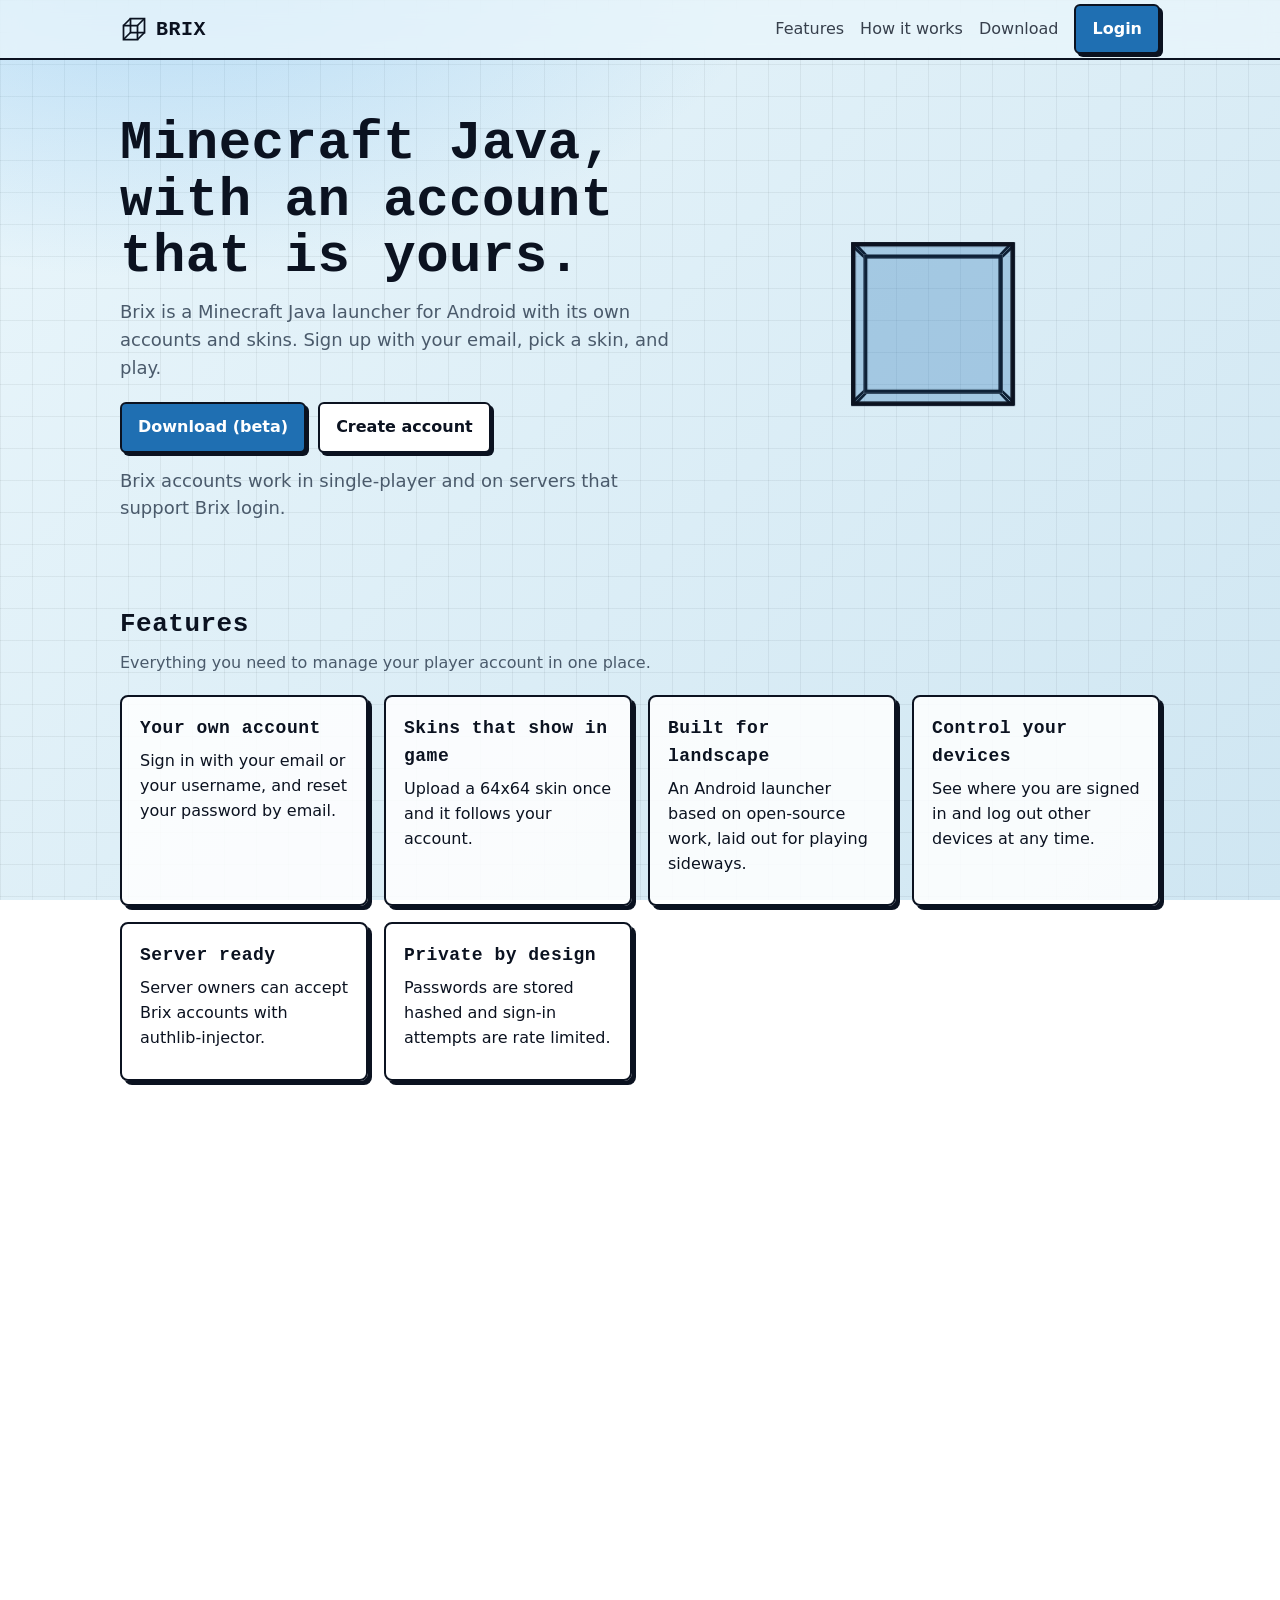
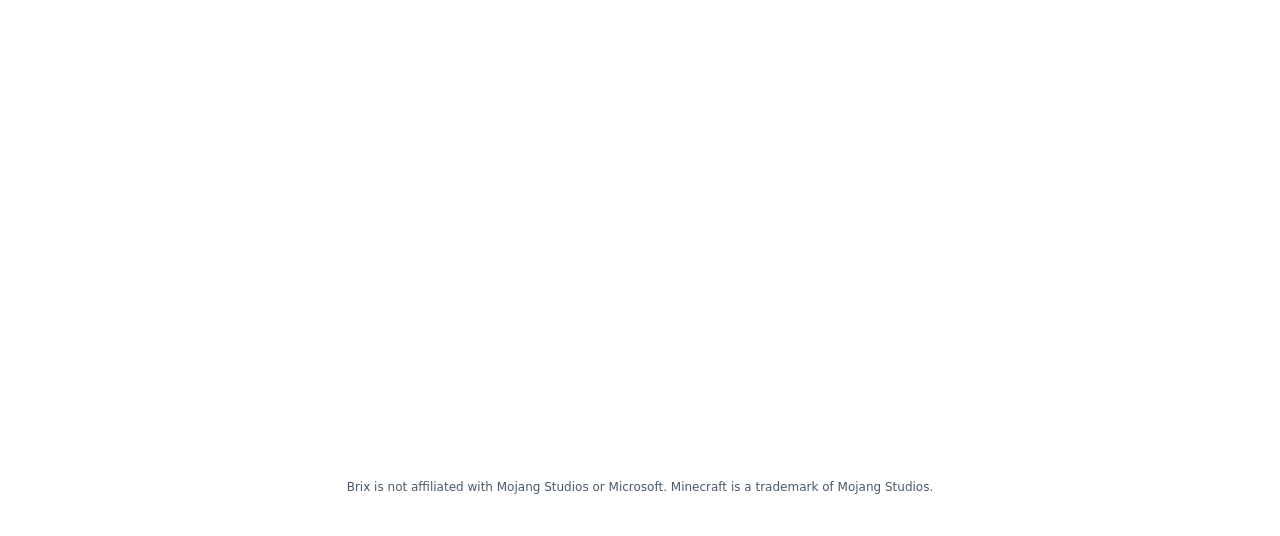
<file: index.html>
<!doctype html>
<html lang="en">
<head>
  <meta charset="utf-8">
  <meta name="viewport" content="width=device-width, initial-scale=1">
  <meta http-equiv="Content-Security-Policy" content="default-src 'none'; script-src 'self'; style-src 'self'; img-src 'self'; base-uri 'none'; form-action 'none'">
  <meta name="color-scheme" content="light dark">
  <meta name="description" content="Brix is a Minecraft Java launcher for Android with its own accounts and skins.">
  <title>Brix Launcher</title>
  <link rel="icon" href="logo.svg">
  <link rel="stylesheet" href="style.css">
</head>
<body>
  <header class="nav">
    <div class="wrap">
      <a class="brand" href="index.html"><img src="logo.svg" alt=""><span>BRIX</span></a>
      <nav class="nav-links">
        <a class="hide-s" href="#features">Features</a>
        <a class="hide-s" href="#how">How it works</a>
        <a class="hide-s" href="#download">Download</a>
        <a class="btn auto" href="login.html">Login</a>
      </nav>
    </div>
  </header>

  <main>
    <section class="wrap hero">
      <div>
        <h1>Minecraft Java, with an account that is yours.</h1>
        <p>Brix is a Minecraft Java launcher for Android with its own accounts and skins. Sign up with your email, pick a skin, and play.</p>
        <div class="actions">
          <a class="btn" href="#download">Download (beta)</a>
          <a class="btn secondary" href="login.html">Create account</a>
        </div>
        <p class="note">Brix accounts work in single-player and on servers that support Brix login.</p>
      </div>
      <div class="cube-wrap" aria-hidden="true">
        <div class="cube">
          <div class="f-front"></div><div class="f-back"></div>
          <div class="f-right"></div><div class="f-left"></div>
          <div class="f-top"></div><div class="f-bottom"></div>
        </div>
      </div>
    </section>

    <section id="features" class="wrap section reveal">
      <h2>Features</h2>
      <p class="lead">Everything you need to manage your player account in one place.</p>
      <div class="grid">
        <div class="panel"><h3>Your own account</h3><p>Sign in with your email or your username, and reset your password by email.</p></div>
        <div class="panel"><h3>Skins that show in game</h3><p>Upload a 64x64 skin once and it follows your account.</p></div>
        <div class="panel"><h3>Built for landscape</h3><p>An Android launcher based on open-source work, laid out for playing sideways.</p></div>
        <div class="panel"><h3>Control your devices</h3><p>See where you are signed in and log out other devices at any time.</p></div>
        <div class="panel"><h3>Server ready</h3><p>Server owners can accept Brix accounts with authlib-injector.</p></div>
        <div class="panel"><h3>Private by design</h3><p>Passwords are stored hashed and sign-in attempts are rate limited.</p></div>
      </div>
    </section>

    <section id="how" class="wrap section reveal">
      <h2>How it works</h2>
      <p class="lead">Three steps from install to playing.</p>
      <div class="grid steps">
        <div class="panel step"><h3>Install</h3><p>Download the Brix launcher for Android.</p></div>
        <div class="panel step"><h3>Create your account</h3><p>Register with your email and verify it from the message we send.</p></div>
        <div class="panel step"><h3>Log in and play</h3><p>Open Brix Account inside the launcher, log in, and start a game.</p></div>
      </div>
    </section>

    <section id="download" class="wrap section reveal">
      <h2>Download</h2>
      <div class="panel">
        <h3>Brix Launcher for Android (beta)</h3>
        <p>Requires Android 5.0 or newer. Beta builds can be unstable, so please report problems on GitHub.</p>
        <div class="actions">
          <a class="btn" href="https://github.com/BrixMC/brix-launcher/releases">Get it on GitHub</a>
        </div>
      </div>
    </section>

    <section id="faq" class="wrap section reveal">
      <h2>FAQ</h2>
      <details>
        <summary>Can I join official Minecraft servers with a Brix account?</summary>
        <p>No. Official servers verify accounts with Mojang and Microsoft. Brix accounts work in single-player and on servers that are set up to accept Brix login.</p>
      </details>
      <details>
        <summary>Is Brix an official launcher?</summary>
        <p>No. Brix is an unofficial launcher. Minecraft is a product of Mojang Studios and its terms apply.</p>
      </details>
      <details>
        <summary>Is my data safe?</summary>
        <p>Passwords are stored hashed, you can log out other devices from your account, and you can delete your account at any time.</p>
      </details>
    </section>
  </main>

  <footer class="wrap site-footer">Brix is not affiliated with Mojang Studios or Microsoft. Minecraft is a trademark of Mojang Studios.</footer>
  <script src="site.js" defer></script>
</body>
</html>
</file>
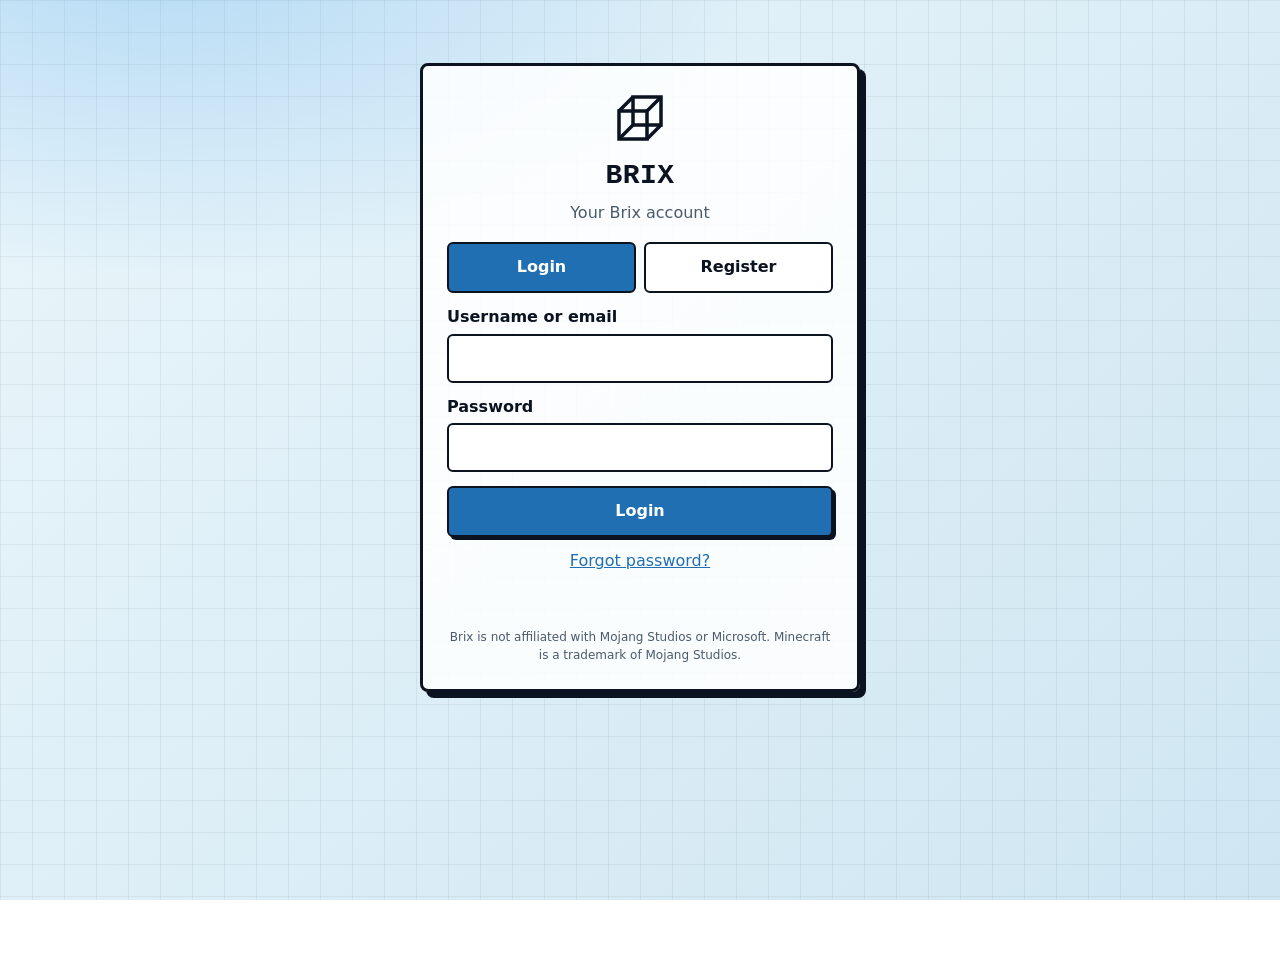
<file: account.html>
<!doctype html>
<html lang="en">
<head>
  <meta charset="utf-8">
  <meta name="viewport" content="width=device-width, initial-scale=1">
  <meta http-equiv="Content-Security-Policy" content="default-src 'none'; script-src 'self'; style-src 'self'; img-src 'self' https://brix-api.brix-account.workers.dev; connect-src https://brix-api.brix-account.workers.dev; base-uri 'none'; form-action 'none'">
  <meta name="color-scheme" content="light dark">
  <title>Brix - Account</title>
  <link rel="icon" href="logo.svg">
  <link rel="stylesheet" href="style.css">
</head>
<body data-page="account">
  <header class="nav">
    <div class="wrap">
      <a class="brand" href="index.html"><img src="logo.svg" alt=""><span>BRIX</span></a>
      <div class="nav-links">
        <span id="name" class="chip">...</span>
        <button id="logout-btn" type="button" class="secondary auto">Logout</button>
      </div>
    </div>
  </header>

  <div class="shell">
    <nav class="side" aria-label="Account sections">
      <a id="nav-overview" href="#overview" class="active">Overview</a>
      <a id="nav-skin" href="#skin">Skin</a>
      <a id="nav-email" href="#email">Email</a>
      <a id="nav-security" href="#security">Security</a>
      <a id="nav-devices" href="#devices">Devices</a>
    </nav>

    <main class="content">
      <section id="panel-overview">
        <div class="panel">
          <div class="who">
            <canvas id="face" width="64" height="64"></canvas>
            <div>
              <h2>Welcome, <span id="hello"></span></h2>
              <div id="uuid" class="mono"></div>
            </div>
          </div>
        </div>
        <div class="cols">
          <div class="panel"><h3>Email</h3><p id="ov-email">Loading...</p></div>
          <div class="panel"><h3>Devices</h3><p><strong id="ov-devices">-</strong> signed in</p><a href="#devices">Manage devices</a></div>
          <div class="panel"><h3>Playing</h3><p>Log in to the Brix launcher with this account. Brix accounts work in single-player and on servers that support Brix login.</p></div>
        </div>
      </section>

      <section id="panel-skin" hidden>
        <div class="cols">
          <div class="panel">
            <h3>Current skin</h3>
            <p id="skin-state">Loading...</p>
            <div class="center"><img id="skin-img" class="pixel" width="128" height="128" alt="Current skin" hidden></div>
          </div>
          <div class="panel">
            <h3>Upload a skin</h3>
            <label for="skin-file">PNG, 64x64 or 64x32, max 24 KB</label>
            <input id="skin-file" type="file" accept="image/png">
            <label for="skin-model">Arm style</label>
            <select id="skin-model">
              <option value="default">Classic</option>
              <option value="slim">Slim</option>
            </select>
            <button id="upload-btn" type="button">Upload skin</button>
            <button id="delete-btn" type="button" class="secondary">Remove skin</button>
            <p id="msg" class="msg"></p>
          </div>
        </div>
      </section>

      <section id="panel-email" hidden>
        <div class="panel">
          <h3>Email</h3>
          <p id="email-state">Loading...</p>
          <label for="email-code">Verification code (6 digits)</label>
          <input id="email-code" inputmode="numeric" pattern="[0-9]*" autocomplete="one-time-code" maxlength="6">
          <button id="code-btn" type="button">Verify email</button>

          <label for="email-new">New email</label>
          <input id="email-new" type="email" autocomplete="email" maxlength="254">
          <label for="email-pw">Password</label>
          <input id="email-pw" type="password" autocomplete="current-password" maxlength="128">
          <button id="email-btn" type="button">Save email and send verification</button>
          <button id="email-resend-btn" type="button" class="secondary" hidden>Resend verification email</button>
          <p id="email-msg" class="msg"></p>
        </div>
      </section>

      <section id="panel-security" hidden>
        <div class="cols">
          <div class="panel">
            <h3>Change password</h3>
            <label for="pw-current">Current password</label>
            <input id="pw-current" type="password" autocomplete="current-password" maxlength="128">
            <label for="pw-new">New password (min. 8 characters)</label>
            <input id="pw-new" type="password" autocomplete="new-password" minlength="8" maxlength="128">
            <button id="pw-btn" type="button">Change password</button>
            <p id="pw-msg" class="msg"></p>
          </div>
          <div class="panel">
            <h3>Delete account</h3>
            <p>This permanently removes your account, skin and sessions.</p>
            <label for="del-pw">Password</label>
            <input id="del-pw" type="password" autocomplete="current-password" maxlength="128">
            <button id="del-btn" type="button" class="danger">Delete my account</button>
            <p id="del-msg" class="msg"></p>
          </div>
        </div>
      </section>

      <section id="panel-devices" hidden>
        <div class="panel">
          <h3>Devices</h3>
          <ul id="session-list" class="sessions"></ul>
          <button id="revoke-others-btn" type="button" class="secondary">Log out other devices</button>
          <p id="sess-msg" class="msg"></p>
        </div>
      </section>
    </main>
  </div>
  <script src="app.js" defer></script>
</body>
</html>
</file>
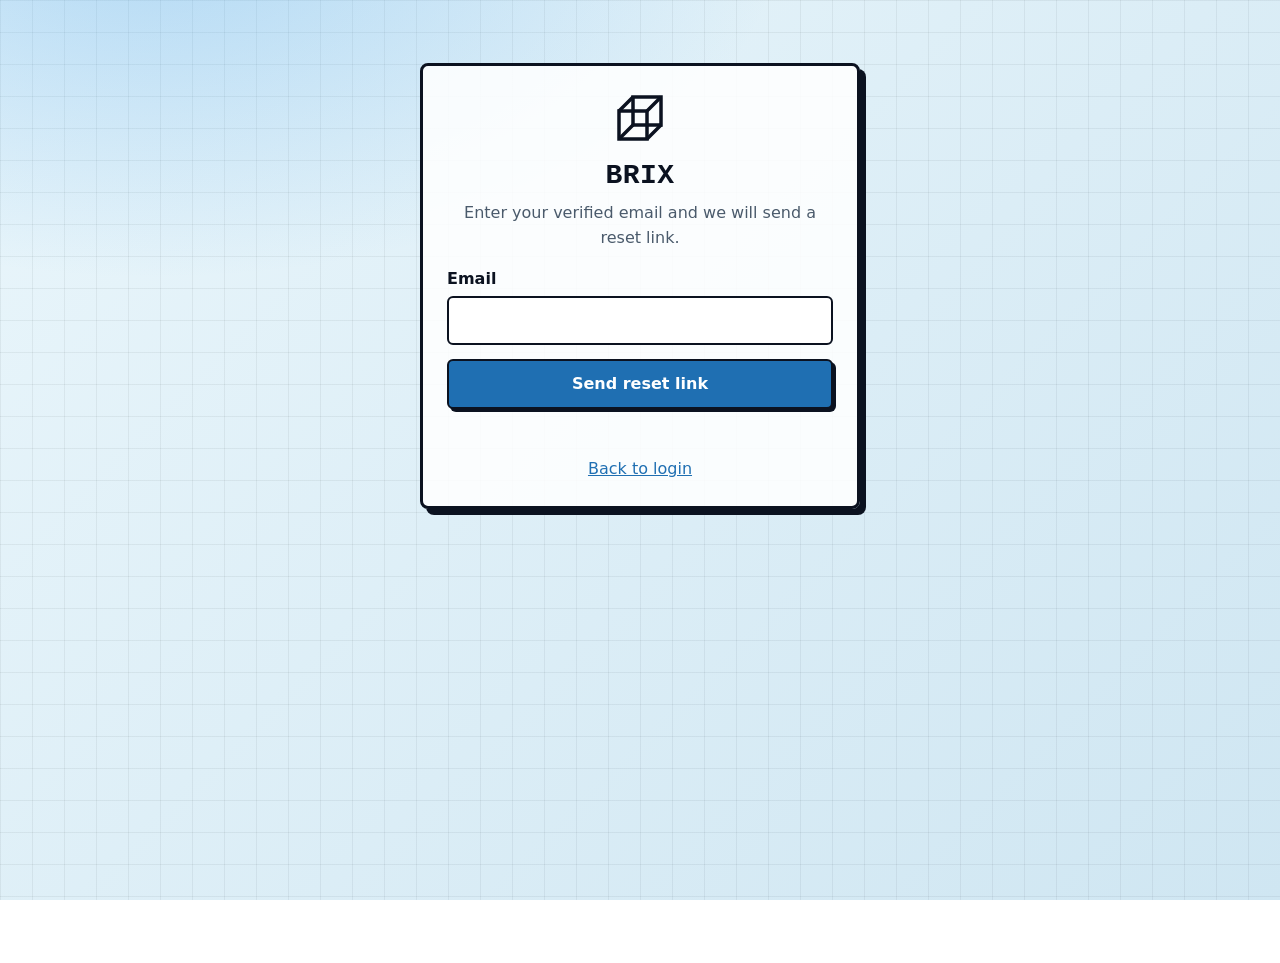
<file: forgot.html>
<!doctype html>
<html lang="en">
<head>
  <meta charset="utf-8">
  <meta name="viewport" content="width=device-width, initial-scale=1">
  <meta http-equiv="Content-Security-Policy" content="default-src 'none'; script-src 'self'; style-src 'self'; img-src 'self'; connect-src https://brix-api.brix-account.workers.dev; base-uri 'none'; form-action 'none'">
  <title>Brix - Forgot password</title>
  <link rel="icon" href="logo.svg">
  <link rel="stylesheet" href="style.css">
</head>
<body data-page="forgot">
  <main class="card">
    <img class="logo" src="logo.svg" alt="">
    <h1>BRIX</h1>
    <p class="sub">Enter your verified email and we will send a reset link.</p>
    <form id="forgot-form" method="post">
      <label for="email">Email</label>
      <input id="email" type="email" autocomplete="email" maxlength="254" required>
      <button id="submit" type="submit">Send reset link</button>
    </form>
    <p id="msg" class="msg"></p>
    <a class="link" href="login.html">Back to login</a>
  </main>
  <script src="app.js" defer></script>
</body>
</html>
</file>
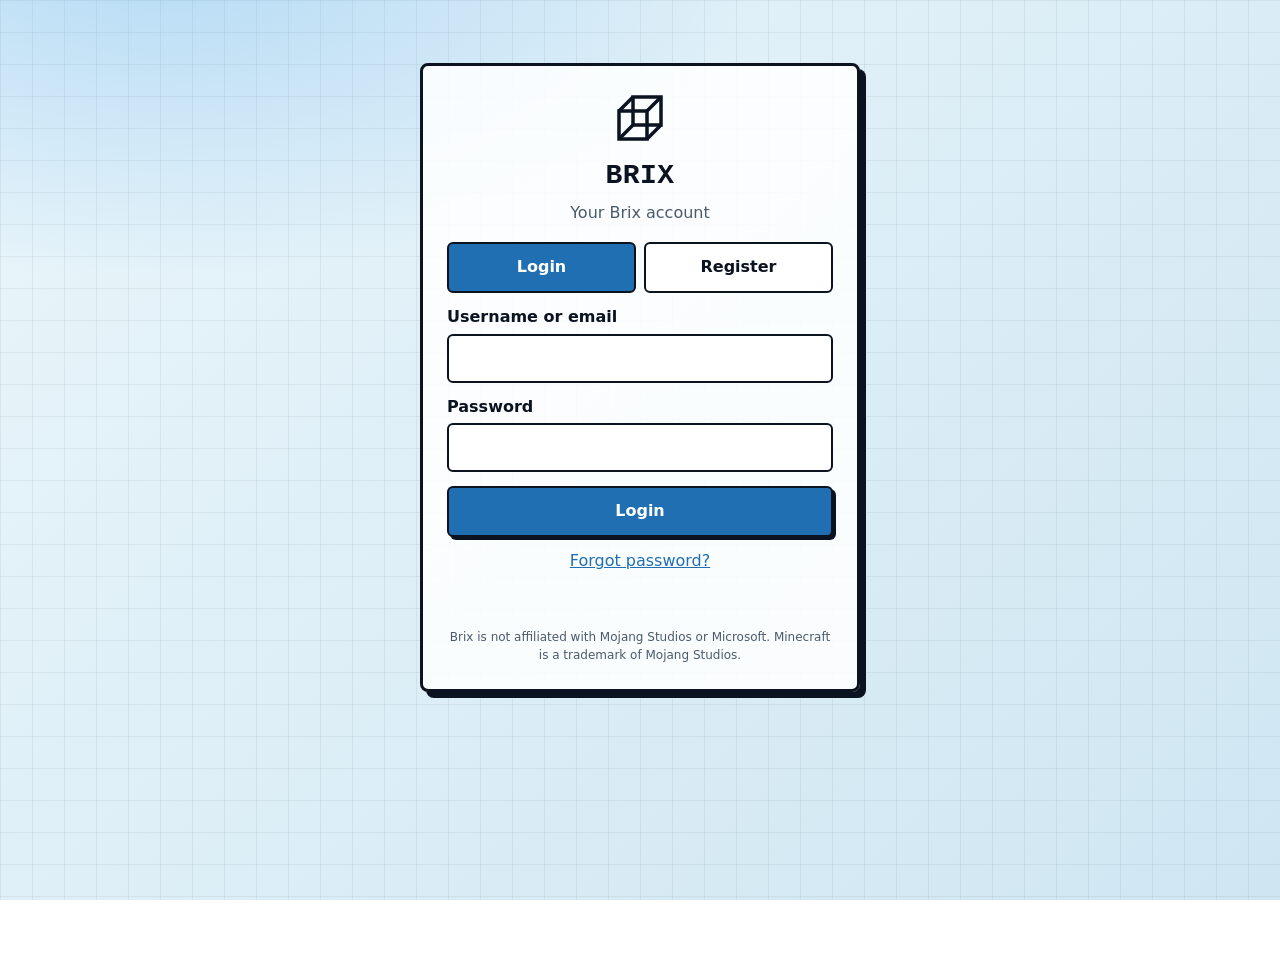
<file: login.html>
<!doctype html>
<html lang="en">
<head>
  <meta charset="utf-8">
  <meta name="viewport" content="width=device-width, initial-scale=1">
  <meta http-equiv="Content-Security-Policy" content="default-src 'none'; script-src 'self'; style-src 'self'; img-src 'self'; connect-src https://brix-api.brix-account.workers.dev; base-uri 'none'; form-action 'none'">
  <title>Brix - Login</title>
  <link rel="icon" href="logo.svg">
  <link rel="stylesheet" href="style.css">
</head>
<body data-page="login">
  <main class="card">
    <img class="logo" src="logo.svg" alt="">
    <h1>BRIX</h1>
    <p class="sub">Your Brix account</p>

    <div id="auth-box">
      <div class="tabs">
        <button type="button" id="tab-login" class="active">Login</button>
        <button type="button" id="tab-register">Register</button>
      </div>
      <form id="auth-form" method="post">
        <label for="username" id="username-label">Username or email</label>
        <input id="username" autocomplete="username" required>
        <div id="email-row" hidden>
          <label for="email">Email</label>
          <input id="email" type="email" autocomplete="email" maxlength="254">
        </div>
        <label for="password">Password</label>
        <input id="password" type="password" autocomplete="current-password" minlength="8" maxlength="128" required>
        <button id="submit" type="submit">Login</button>
        <a id="forgot-link" class="link" href="forgot.html">Forgot password?</a>
      </form>
      <p id="msg" class="msg"></p>
    </div>

    <div id="resume" hidden>
      <p class="center">Signed in as <strong id="resume-name"></strong></p>
      <button id="resume-btn" type="button">Continue</button>
      <button id="switch-btn" type="button" class="secondary">Use another account</button>
    </div>

    <footer>Brix is not affiliated with Mojang Studios or Microsoft. Minecraft is a trademark of Mojang Studios.</footer>
  </main>
  <script src="app.js" defer></script>
</body>
</html>
</file>
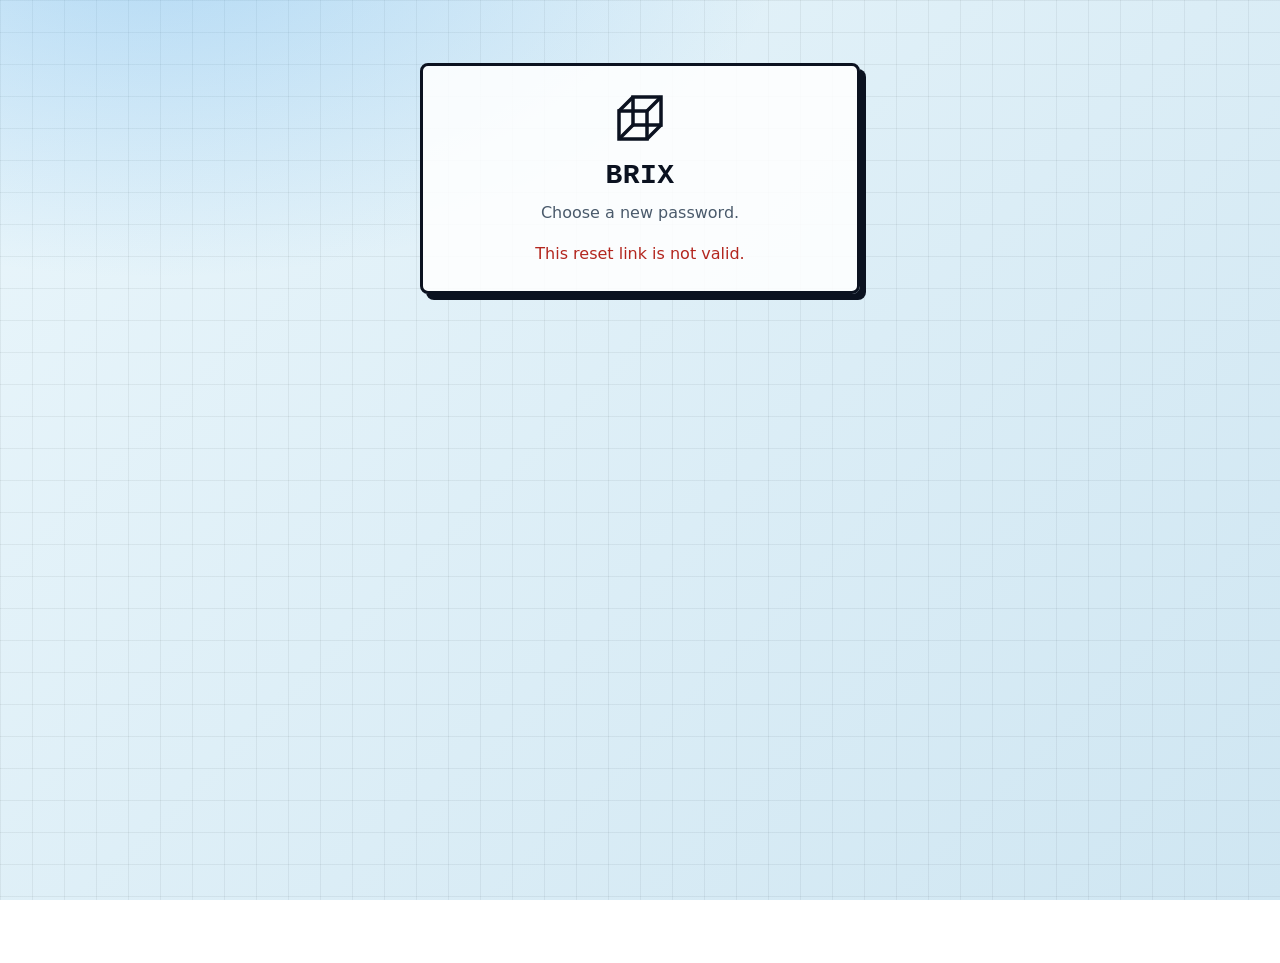
<file: reset.html>
<!doctype html>
<html lang="en">
<head>
  <meta charset="utf-8">
  <meta name="viewport" content="width=device-width, initial-scale=1">
  <meta http-equiv="Content-Security-Policy" content="default-src 'none'; script-src 'self'; style-src 'self'; img-src 'self'; connect-src https://brix-api.brix-account.workers.dev; base-uri 'none'; form-action 'none'">
  <title>Brix - Reset password</title>
  <link rel="icon" href="logo.svg">
  <link rel="stylesheet" href="style.css">
</head>
<body data-page="reset">
  <main class="card">
    <img class="logo" src="logo.svg" alt="">
    <h1>BRIX</h1>
    <p class="sub">Choose a new password.</p>
    <form id="reset-form" method="post">
      <label for="password">New password (min. 8 characters)</label>
      <input id="password" type="password" autocomplete="new-password" minlength="8" maxlength="128" required>
      <button id="submit" type="submit">Change password</button>
    </form>
    <p id="msg" class="msg"></p>
    <a id="to-login" class="btn secondary" href="login.html" hidden>Go to login</a>
  </main>
  <script src="app.js" defer></script>
</body>
</html>
</file>
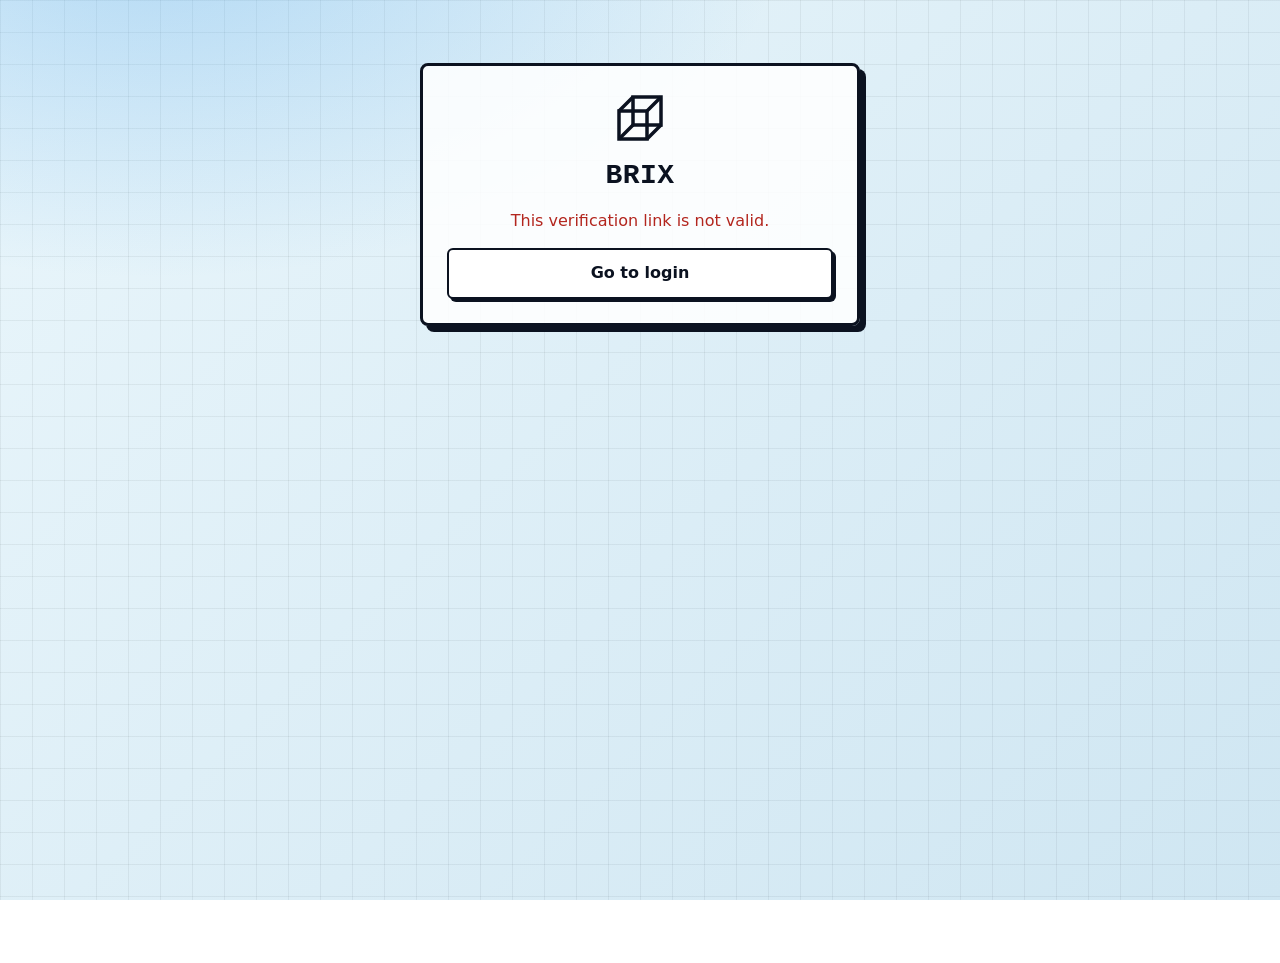
<file: verify.html>
<!doctype html>
<html lang="en">
<head>
  <meta charset="utf-8">
  <meta name="viewport" content="width=device-width, initial-scale=1">
  <meta http-equiv="Content-Security-Policy" content="default-src 'none'; script-src 'self'; style-src 'self'; img-src 'self'; connect-src https://brix-api.brix-account.workers.dev; base-uri 'none'; form-action 'none'">
  <title>Brix - Verify email</title>
  <link rel="icon" href="logo.svg">
  <link rel="stylesheet" href="style.css">
</head>
<body data-page="verify">
  <main class="card">
    <img class="logo" src="logo.svg" alt="">
    <h1>BRIX</h1>
    <p id="msg" class="msg">Verifying...</p>
    <a class="btn secondary" href="login.html">Go to login</a>
  </main>
  <script src="app.js" defer></script>
</body>
</html>
</file>
<file: style.css>
:root {
  color-scheme: light dark;
  --bg: #eaf6fb;
  --bg2: #cfe6f2;
  --grid: rgba(11, 18, 32, .06);
  --glow: rgba(74, 163, 232, .35);
  --surface: rgba(255, 255, 255, .86);
  --surface2: #ffffff;
  --ink: #0b1220;
  --muted: #4a5a6b;
  --line: #0b1220;
  --shadow: #0b1220;
  --accent: #1f6fb2;
  --accent-ink: #ffffff;
  --danger: #b3261e;
  --danger-ink: #ffffff;
  --err: #b3261e;
  --ok: #17633a;
}
@media (prefers-color-scheme: dark) {
  :root {
    --bg: #0a111d;
    --bg2: #102036;
    --grid: rgba(232, 241, 250, .06);
    --glow: rgba(74, 163, 232, .22);
    --surface: rgba(18, 30, 48, .88);
    --surface2: #16263e;
    --ink: #e8f1fa;
    --muted: #9db0c4;
    --line: #35557d;
    --shadow: #04070d;
    --accent: #4aa3e8;
    --accent-ink: #04121f;
    --danger: #ff8a80;
    --danger-ink: #2a0a07;
    --err: #ff8a80;
    --ok: #6fdc9b;
  }
  .logo, .brand img { filter: invert(1); }
}

* { box-sizing: border-box; }
html { scroll-behavior: smooth; }
body {
  margin: 0;
  min-height: 100vh;
  font: 16px/1.55 system-ui, -apple-system, "Segoe UI", Roboto, sans-serif;
  color: var(--ink);
  background:
    radial-gradient(900px 500px at 12% -8%, var(--glow), transparent 70%),
    linear-gradient(var(--grid) 1px, transparent 1px) 0 0 / 32px 32px,
    linear-gradient(90deg, var(--grid) 1px, transparent 1px) 0 0 / 32px 32px,
    linear-gradient(135deg, var(--bg), var(--bg2));
  background-attachment: fixed;
}
h1, h2, h3, .brand { font-family: ui-monospace, "SF Mono", Menlo, Consolas, monospace; letter-spacing: .5px; }
h1 { margin: 0 0 4px; text-align: center; font-size: 28px; }
h2 { margin: 0 0 6px; font-size: 26px; }
h3 { margin: 0 0 6px; font-size: 18px; }
p { margin: 0 0 10px; }
a { color: var(--accent); }

@keyframes rise { from { opacity: 0; transform: translateY(14px); } to { opacity: 1; transform: none; } }
@keyframes spin { from { transform: rotateX(-24deg) rotateY(0deg); } to { transform: rotateX(-24deg) rotateY(360deg); } }

/* Cards used by the login/verify/forgot/reset pages */
.card {
  width: min(440px, calc(100% - 32px));
  margin: 7vh auto;
  padding: 24px;
  background: var(--surface);
  border: 3px solid var(--line);
  border-radius: 8px;
  box-shadow: 6px 6px 0 var(--shadow);
  animation: rise .5s ease both;
}
.logo { width: 56px; height: 56px; display: block; margin: 0 auto 8px; }
.sub { margin: 0 0 16px; text-align: center; color: var(--muted); }

label { display: block; margin: 12px 0 4px; font-weight: 600; }
input, select {
  width: 100%; padding: 10px; font: inherit; color: var(--ink);
  background: var(--surface2); border: 2px solid var(--line); border-radius: 6px;
}
input:focus, select:focus { outline: 3px solid var(--glow); outline-offset: 1px; }
input[type="file"] { padding: 8px; }

button, .btn {
  display: block; width: 100%; margin-top: 14px; padding: 11px 16px;
  font: inherit; font-weight: 700; text-align: center; text-decoration: none;
  color: var(--accent-ink); background: var(--accent); cursor: pointer;
  border: 2px solid var(--line); border-radius: 6px;
  box-shadow: 3px 3px 0 var(--shadow);
  transition: transform .12s ease, box-shadow .12s ease, filter .12s ease;
}
button:hover, .btn:hover { transform: translate(-1px, -1px); box-shadow: 4px 4px 0 var(--shadow); filter: brightness(1.06); }
button:active, .btn:active { transform: translate(2px, 2px); box-shadow: 1px 1px 0 var(--shadow); }
button.secondary, .btn.secondary { color: var(--ink); background: var(--surface2); }
button.danger { color: var(--danger-ink); background: var(--danger); }
button:disabled { opacity: .6; cursor: default; transform: none; }
.auto { display: inline-block; width: auto; margin-top: 0; }

.tabs { display: flex; gap: 8px; margin-bottom: 8px; }
.tabs button { margin: 0; color: var(--ink); background: var(--surface2); box-shadow: none; }
.tabs button.active { color: var(--accent-ink); background: var(--accent); }

.msg { min-height: 1.5em; margin: 12px 0 0; text-align: center; }
.msg.err { color: var(--err); }
.msg.ok { color: var(--ok); }
.mono { font-family: ui-monospace, monospace; font-size: 13px; word-break: break-all; color: var(--muted); }
.center { text-align: center; }
.pixel { image-rendering: pixelated; }
a.link { display: block; margin-top: 12px; text-align: center; }
footer { margin-top: 18px; font-size: 12px; text-align: center; color: var(--muted); }
[hidden] { display: none !important; }

/* Layout */
.wrap { width: min(1040px, calc(100% - 32px)); margin: 0 auto; }
.nav {
  position: sticky; top: 0; z-index: 10;
  background: color-mix(in srgb, var(--bg) 75%, transparent);
  backdrop-filter: blur(10px);
  border-bottom: 2px solid var(--line);
}
.nav .wrap { display: flex; align-items: center; gap: 16px; min-height: 58px; }
.brand { display: flex; align-items: center; gap: 8px; color: var(--ink); text-decoration: none; font-weight: 800; font-size: 20px; }
.brand img { width: 28px; height: 28px; }
.nav-links { display: flex; align-items: center; gap: 16px; margin-left: auto; }
.nav-links a:not(.btn) { color: var(--ink); text-decoration: none; opacity: .8; }
.nav-links a:not(.btn):hover { opacity: 1; }
.chip { padding: 3px 12px; font-weight: 700; background: var(--surface2); border: 2px solid var(--line); border-radius: 999px; }

.panel {
  padding: 18px;
  background: var(--surface);
  border: 2px solid var(--line);
  border-radius: 8px;
  box-shadow: 4px 4px 0 var(--shadow);
}
.cols { display: grid; grid-template-columns: repeat(auto-fit, minmax(260px, 1fr)); gap: 16px; margin-top: 16px; }

/* Landing page */
.hero { display: grid; grid-template-columns: 1.1fr .9fr; gap: 32px; align-items: center; padding: 56px 0 36px; animation: rise .6s ease both; }
.hero h1 { margin-bottom: 12px; text-align: left; font-size: clamp(32px, 6vw, 54px); line-height: 1.05; }
.hero p { color: var(--muted); font-size: 18px; }
.actions { display: flex; flex-wrap: wrap; gap: 12px; margin-top: 20px; }
.actions .btn { width: auto; margin: 0; }
.note { margin-top: 14px; font-size: 14px; color: var(--muted); }

.cube-wrap { display: flex; justify-content: center; perspective: 900px; padding: 24px 0; }
.cube { --s: 150px; --h: calc(var(--s) / 2); position: relative; width: var(--s); height: var(--s); transform-style: preserve-3d; animation: spin 16s linear infinite; }
.cube div { position: absolute; inset: 0; border: 4px solid var(--ink); background: color-mix(in srgb, var(--accent) 16%, transparent); }
.f-front { transform: translateZ(var(--h)); }
.f-back { transform: rotateY(180deg) translateZ(var(--h)); }
.f-right { transform: rotateY(90deg) translateZ(var(--h)); }
.f-left { transform: rotateY(-90deg) translateZ(var(--h)); }
.f-top { transform: rotateX(90deg) translateZ(var(--h)); }
.f-bottom { transform: rotateX(-90deg) translateZ(var(--h)); }

.section { padding: 36px 0; }
.lead { margin-bottom: 20px; color: var(--muted); }
.grid { display: grid; grid-template-columns: repeat(auto-fit, minmax(240px, 1fr)); gap: 16px; }
.grid .panel { transition: transform .15s ease; }
.grid .panel:hover { transform: translateY(-4px); }
.steps { counter-reset: s; }
.step::before {
  counter-increment: s; content: counter(s);
  display: inline-grid; place-items: center; width: 34px; height: 34px; margin-bottom: 8px;
  font-weight: 800; color: var(--accent-ink); background: var(--accent); border: 2px solid var(--line);
}
details { margin-bottom: 10px; padding: 12px 16px; background: var(--surface); border: 2px solid var(--line); border-radius: 8px; }
summary { cursor: pointer; font-weight: 700; }
details p { margin: 8px 0 0; color: var(--muted); }
.site-footer { padding: 24px 0 40px; }

.js .reveal { opacity: 0; transform: translateY(18px); transition: opacity .5s ease, transform .5s ease; }
.js .reveal.in { opacity: 1; transform: none; }

/* Account dashboard */
.shell { width: min(1040px, calc(100% - 32px)); margin: 20px auto 96px; display: grid; grid-template-columns: 200px 1fr; gap: 20px; align-items: start; }
.side { position: sticky; top: 78px; display: flex; flex-direction: column; gap: 6px; }
.side a { padding: 10px 12px; color: var(--ink); font-weight: 700; text-decoration: none; border: 2px solid transparent; border-radius: 6px; transition: background .15s ease; }
.side a:hover { background: var(--surface); }
.side a.active { color: var(--accent-ink); background: var(--accent); border-color: var(--line); box-shadow: 3px 3px 0 var(--shadow); }
.content { min-width: 0; }
.content > section { animation: rise .3s ease both; }
.who { display: flex; align-items: center; gap: 16px; }
.who canvas { width: 88px; height: 88px; background: var(--surface2); border: 2px solid var(--line); image-rendering: pixelated; }
.who h2 { margin: 0 0 4px; }
.sessions { margin: 0; padding: 0; list-style: none; }
.sessions li { display: flex; align-items: center; justify-content: space-between; gap: 8px; padding: 8px 0; font-size: 14px; border-bottom: 1px solid color-mix(in srgb, var(--line) 40%, transparent); }
.sessions button { width: auto; margin: 0; padding: 6px 10px; }

@media (max-width: 760px) {
  .hero { grid-template-columns: 1fr; padding-top: 28px; text-align: center; }
  .hero h1 { text-align: center; }
  .hero .cube-wrap { order: -1; }
  .actions { justify-content: center; }
  .nav-links .hide-s { display: none; }
}
@media (max-width: 720px) {
  .shell { grid-template-columns: 1fr; }
  .side {
    position: fixed; top: auto; left: 0; right: 0; bottom: 0; z-index: 20;
    flex-direction: row; gap: 0; padding: 6px;
    background: var(--surface); backdrop-filter: blur(10px); border-top: 2px solid var(--line);
  }
  .side a { flex: 1; padding: 10px 2px; font-size: 12px; text-align: center; }
  .chip { display: none; }
}
@media (prefers-reduced-motion: reduce) {
  *, *::before, *::after { animation: none !important; transition: none !important; }
  .js .reveal { opacity: 1; transform: none; }
}
</file>
